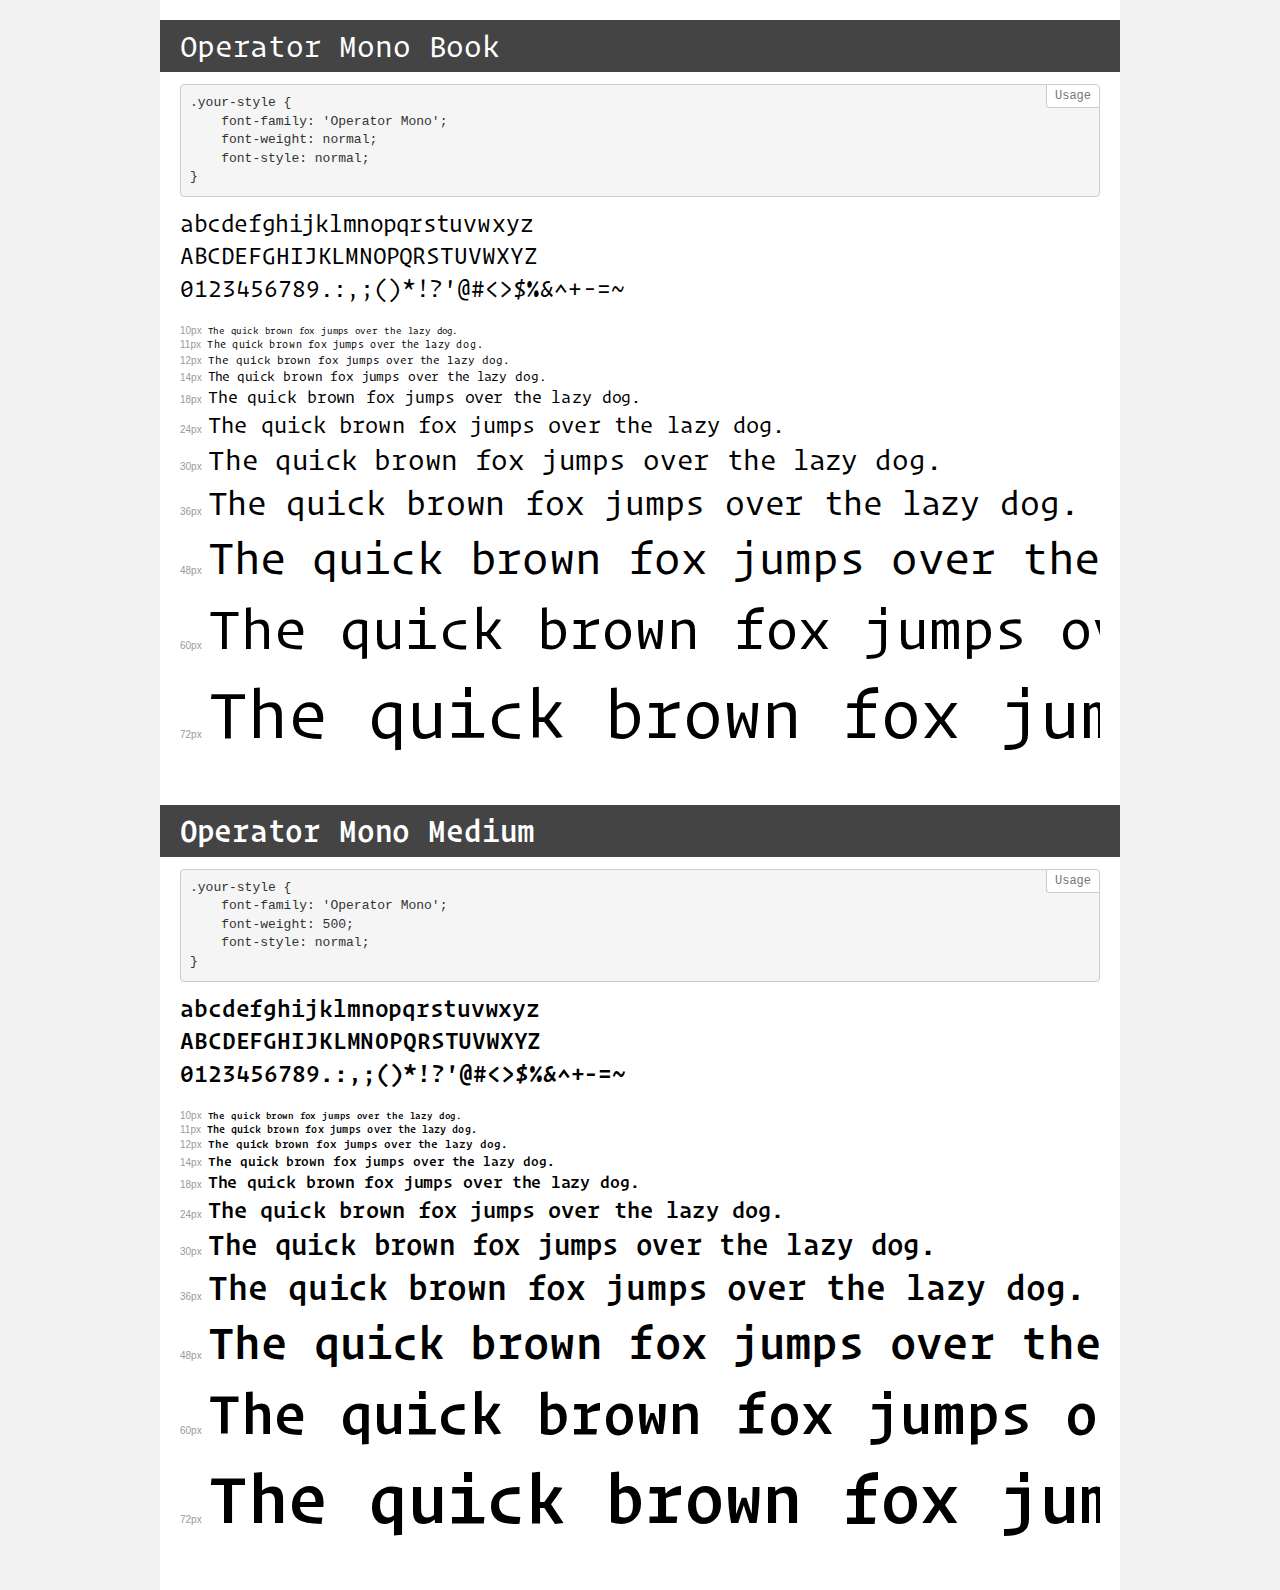
<file: assets/fonts/demo.html>
<!DOCTYPE html>
<html>
<head>
    <meta charset="utf-8">
    <meta http-equiv="X-UA-Compatible" content="IE=edge">
    <meta name="viewport" content="width=device-width, initial-scale=1">
    <meta name="robots" content="noindex, noarchive">
    <title>Transfonter demo</title>
    <link href="stylesheet.css" rel="stylesheet">
    <style>
        /*
        http://meyerweb.com/eric/tools/css/reset/
        v2.0 | 20110126
        License: none (public domain)
        */
        html, body, div, span, applet, object, iframe,
        h1, h2, h3, h4, h5, h6, p, blockquote, pre,
        a, abbr, acronym, address, big, cite, code,
        del, dfn, em, img, ins, kbd, q, s, samp,
        small, strike, strong, sub, sup, tt, var,
        b, u, i, center,
        dl, dt, dd, ol, ul, li,
        fieldset, form, label, legend,
        table, caption, tbody, tfoot, thead, tr, th, td,
        article, aside, canvas, details, embed,
        figure, figcaption, footer, header, hgroup,
        menu, nav, output, ruby, section, summary,
        time, mark, audio, video {
            margin: 0;
            padding: 0;
            border: 0;
            font-size: 100%;
            font: inherit;
            vertical-align: baseline;
        }
        /* HTML5 display-role reset for older browsers */
        article, aside, details, figcaption, figure,
        footer, header, hgroup, menu, nav, section {
            display: block;
        }
        body {
            line-height: 1;
        }
        ol, ul {
            list-style: none;
        }
        blockquote, q {
            quotes: none;
        }
        blockquote:before, blockquote:after,
        q:before, q:after {
            content: '';
            content: none;
        }
        table {
            border-collapse: collapse;
            border-spacing: 0;
        }
        /* common styles */
        body {
            background: #f1f1f1;
            color: #000;
        }
        .page {
            background: #fff;
            width: 920px;
            margin: 0 auto;
            padding: 20px 20px 0 20px;
            overflow: hidden;
        }
        .font-container {
            overflow-x: auto;
            overflow-y: hidden;
            margin-bottom: 40px;
            line-height: 1.3;
            white-space: nowrap;
            padding-bottom: 5px;
        }
        h1 {
            position: relative;
            background: #444;
            font-size: 32px;
            color: #fff;
            padding: 10px 20px;
            margin: 0 -20px 12px -20px;
        }
        .letters {
            font-size: 25px;
            margin-bottom: 20px;
        }
        .s10:before {
            content: '10px';
        }
        .s11:before {
            content: '11px';
        }
        .s12:before {
            content: '12px';
        }
        .s14:before {
            content: '14px';
        }
        .s18:before {
            content: '18px';
        }
        .s24:before {
            content: '24px';
        }
        .s30:before {
            content: '30px';
        }
        .s36:before {
            content: '36px';
        }
        .s48:before {
            content: '48px';
        }
        .s60:before {
            content: '60px';
        }
        .s72:before {
            content: '72px';
        }
        .s10:before, .s11:before, .s12:before, .s14:before,
        .s18:before, .s24:before, .s30:before, .s36:before,
        .s48:before, .s60:before, .s72:before {
            font-family: Arial, sans-serif;
            font-size: 10px;
            font-weight: normal;
            font-style: normal;
            color: #999;
            padding-right: 6px;
        }
        pre {
            display: block;
            position: relative;
            padding: 9px;
            margin: 0 0 10px;
            font-family: Monaco, Menlo, Consolas, "Courier New", monospace !important;
            font-size: 13px;
            line-height: 1.428571429;
            color: #333;
            font-weight: normal !important;
            font-style: normal !important;
            background-color: #f5f5f5;
            border: 1px solid #ccc;
            overflow-x: auto;
            border-radius: 4px;
        }
        pre:after {
            display: block;
            position: absolute;
            right: 0;
            top: 0;
            content: 'Usage';
            line-height: 1;
            padding: 5px 8px;
            font-size: 12px;
            color: #767676;
            background-color: #fff;
            border: 1px solid #ccc;
            border-right: none;
            border-top: none;
            border-radius: 0 4px 0 4px;
            z-index: 10;
        }
        /* responsive */
        @media (max-width: 959px) {
            .page {
                width: auto;
                margin: 0;
            }
        }
    </style>
</head>
<body>
<div class="page">
    <div class="demo" style="font-family: 'Operator Mono'; font-weight: normal; font-style: normal;">
        <h1>Operator Mono Book</h1>
        <pre>.your-style {
    font-family: 'Operator Mono';
    font-weight: normal;
    font-style: normal;
}</pre>
        <div class="font-container">
            <p class="letters">
                abcdefghijklmnopqrstuvwxyz<br>
ABCDEFGHIJKLMNOPQRSTUVWXYZ<br>
                0123456789.:,;()*!?'@#<>$%&^+-=~
            </p>
            <p class="s10" style="font-size: 10px;">The quick brown fox jumps over the lazy dog.</p>
            <p class="s11" style="font-size: 11px;">The quick brown fox jumps over the lazy dog.</p>
            <p class="s12" style="font-size: 12px;">The quick brown fox jumps over the lazy dog.</p>
            <p class="s14" style="font-size: 14px;">The quick brown fox jumps over the lazy dog.</p>
            <p class="s18" style="font-size: 18px;">The quick brown fox jumps over the lazy dog.</p>
            <p class="s24" style="font-size: 24px;">The quick brown fox jumps over the lazy dog.</p>
            <p class="s30" style="font-size: 30px;">The quick brown fox jumps over the lazy dog.</p>
            <p class="s36" style="font-size: 36px;">The quick brown fox jumps over the lazy dog.</p>
            <p class="s48" style="font-size: 48px;">The quick brown fox jumps over the lazy dog.</p>
            <p class="s60" style="font-size: 60px;">The quick brown fox jumps over the lazy dog.</p>
            <p class="s72" style="font-size: 72px;">The quick brown fox jumps over the lazy dog.</p>
        </div>
    </div>
    <div class="demo" style="font-family: 'Operator Mono'; font-weight: 500; font-style: normal;">
        <h1>Operator Mono Medium</h1>
        <pre>.your-style {
    font-family: 'Operator Mono';
    font-weight: 500;
    font-style: normal;
}</pre>
        <div class="font-container">
            <p class="letters">
                abcdefghijklmnopqrstuvwxyz<br>
ABCDEFGHIJKLMNOPQRSTUVWXYZ<br>
                0123456789.:,;()*!?'@#<>$%&^+-=~
            </p>
            <p class="s10" style="font-size: 10px;">The quick brown fox jumps over the lazy dog.</p>
            <p class="s11" style="font-size: 11px;">The quick brown fox jumps over the lazy dog.</p>
            <p class="s12" style="font-size: 12px;">The quick brown fox jumps over the lazy dog.</p>
            <p class="s14" style="font-size: 14px;">The quick brown fox jumps over the lazy dog.</p>
            <p class="s18" style="font-size: 18px;">The quick brown fox jumps over the lazy dog.</p>
            <p class="s24" style="font-size: 24px;">The quick brown fox jumps over the lazy dog.</p>
            <p class="s30" style="font-size: 30px;">The quick brown fox jumps over the lazy dog.</p>
            <p class="s36" style="font-size: 36px;">The quick brown fox jumps over the lazy dog.</p>
            <p class="s48" style="font-size: 48px;">The quick brown fox jumps over the lazy dog.</p>
            <p class="s60" style="font-size: 60px;">The quick brown fox jumps over the lazy dog.</p>
            <p class="s72" style="font-size: 72px;">The quick brown fox jumps over the lazy dog.</p>
        </div>
    </div>
</div>
</body>
</html>
</file>
<file: assets/fonts/stylesheet.css>
/* This stylesheet generated by Transfonter (https://transfonter.org) on January 26, 2018 2:55 PM */

@font-face {
    font-family: 'Operator Mono';
    src: url('OperatorMono-Book.woff2') format('woff2'),
        url('OperatorMono-Book.woff') format('woff');
    font-weight: normal;
    font-style: normal;
}

@font-face {
    font-family: 'Operator Mono';
    src: url('OperatorMono-Medium.woff2') format('woff2'),
        url('OperatorMono-Medium.woff') format('woff');
    font-weight: 500;
    font-style: normal;
}
</file>
